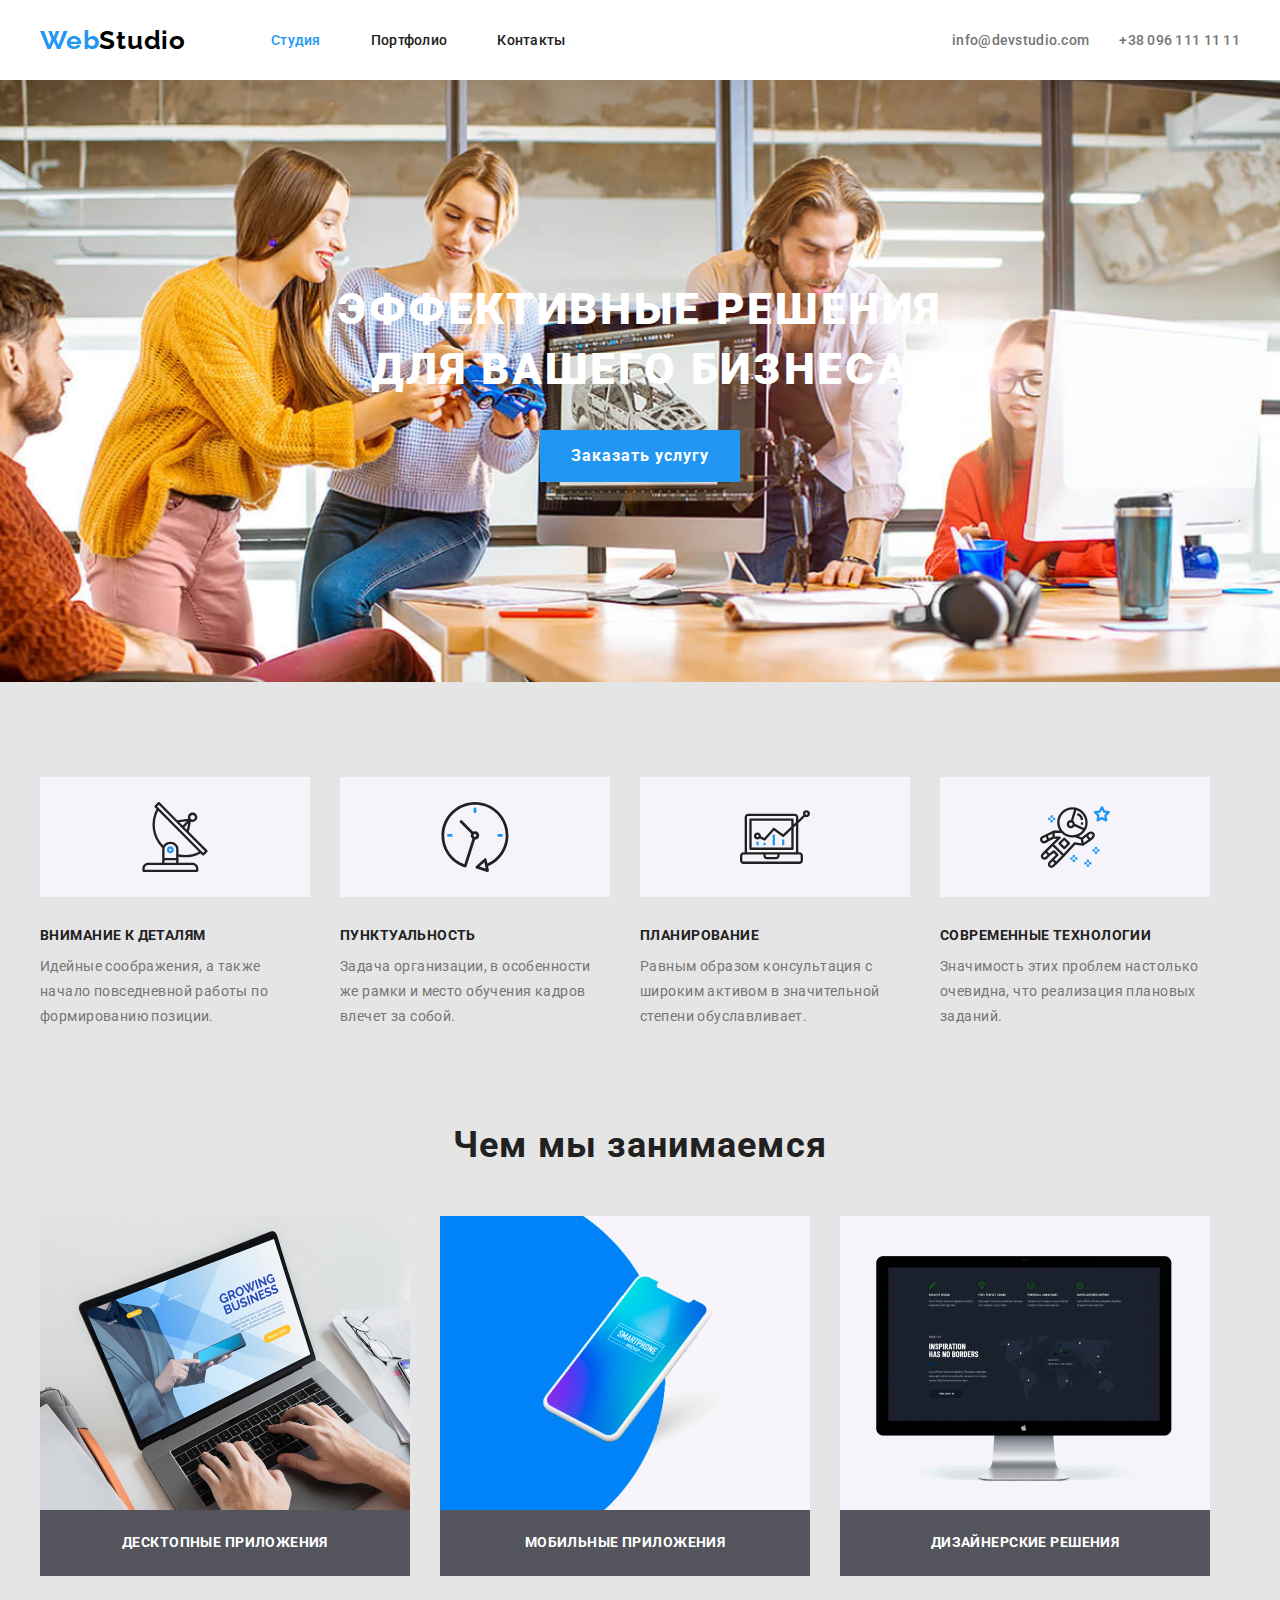
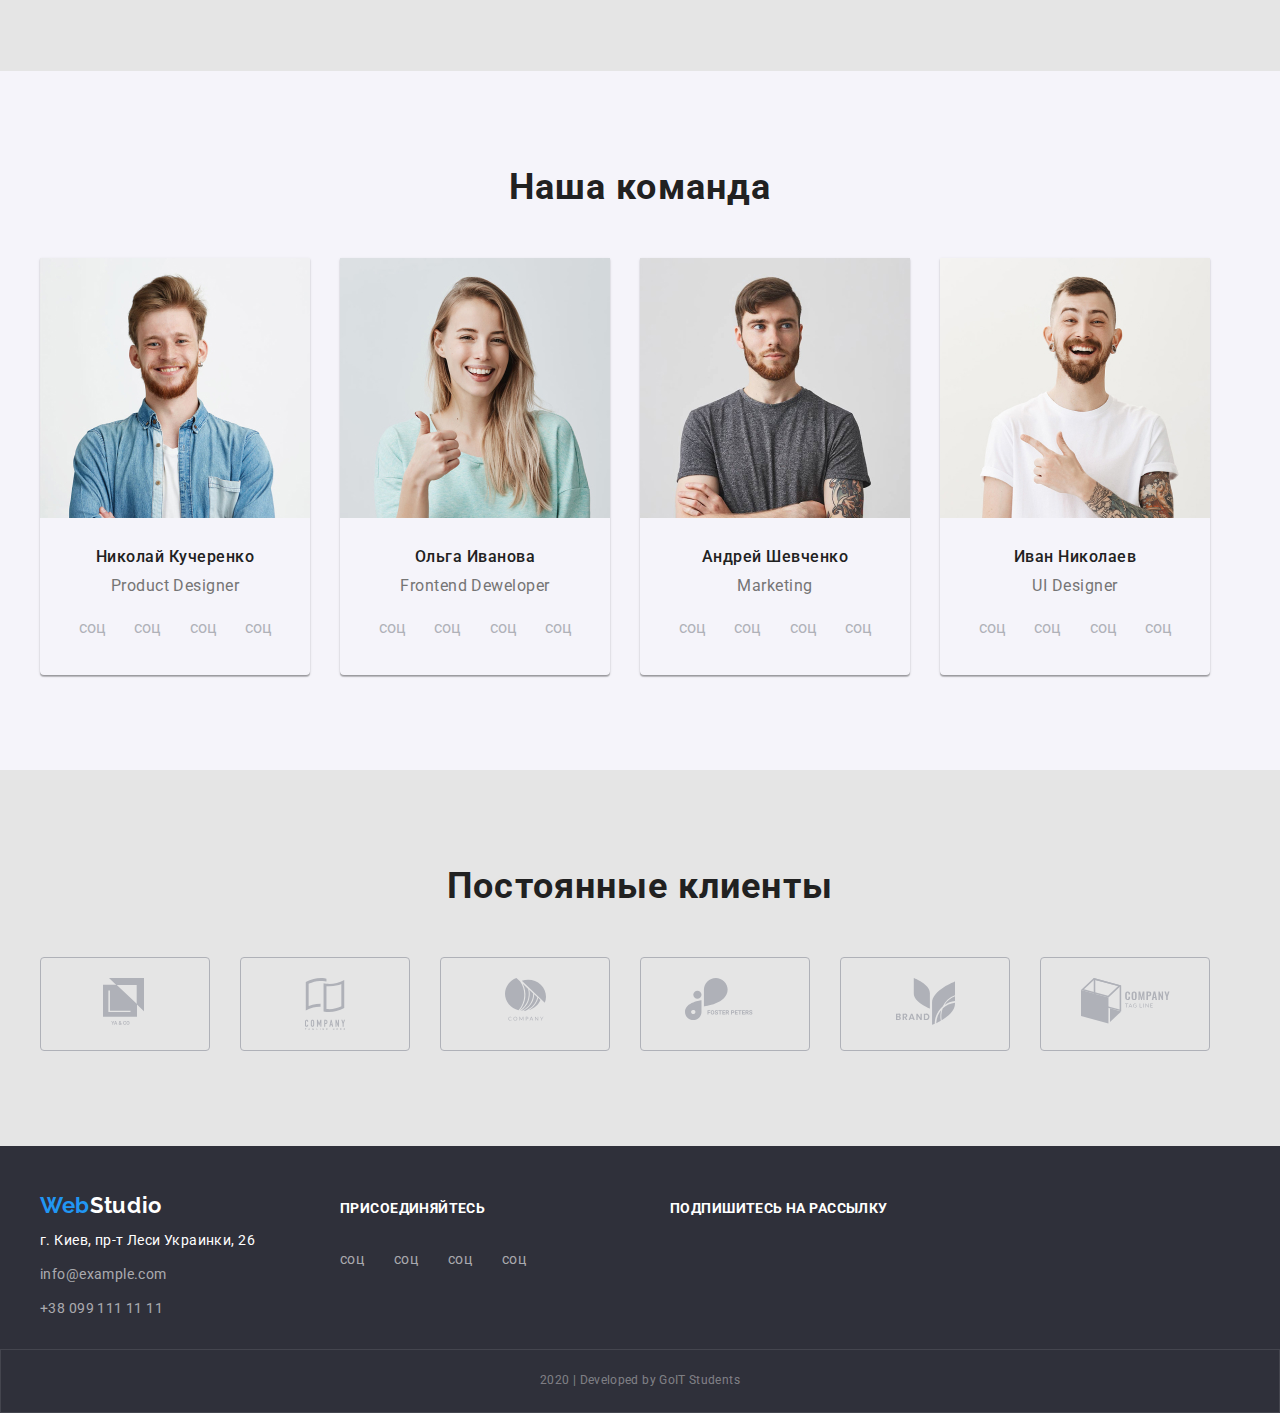
<file: index.html>
<!DOCTYPE html>
<html lang="ru">
  <head>
    <meta charset="UTF-8" />
    <meta name="viewport" content="width=device-width, initial-scale=1.0" />
    <title>Document</title>
    <link
      rel="stylesheet"
      href="https://cdnjs.cloudflare.com/ajax/libs/modern-normalize/0.6.0/modern-normalize.min.css"
    />
    <link
      href="https://fonts.googleapis.com/css2?family=Raleway:ital,wght@0,700;1,400&family=Roboto:ital,wght@0,400;0,500;0,700;1,900&display=swap"
      rel="stylesheet"
    />
    <link rel="stylesheet" href="./css/style.css" />
  </head>
  <body>
    <header>
      <nav class="container site-navigation">
        <a href="./" class="logo link"
          ><span class="logo-help">Web</span>Studio</a
        >
        <ul class="site-nav list main-list">
          <li>
            <a class="site-nav-link link main" href="./index.html">Студия</a>
          </li>
          <li>
            <a class="site-nav-link link" href="./portfolio.html">Портфолио</a>
          </li>
          <li><a class="site-nav-link link" href="#">Контакты</a></li>
        </ul>
        <address class="header-adress">
          <ul class="site-nav list contacts-list">
            <li>
              <a
                class="site-nav-link link contacts"
                href="mailto:info@devstudio.com"
                >info@devstudio.com</a
              >
            </li>
            <li>
              <a class="site-nav-link link contacts" href="tel:+380961111111"
                >+38 096 111 11 11</a
              >
            </li>
          </ul>
        </address>
      </nav>
    </header>
    <main>
      <section class="galery">
        <h1 class="main-title">Эффективные решения для вашего бизнеса</h1>
        <!--предполагаю, что будет всплывающее окно по нажатию кнопки-->
        <button type="button" class="main-button">Заказать услугу</button>
      </section>
      <section class="features">
        <div class="container">
          <ul class="features-list list">
            <li class="features-item">
              <img class="features-img" src="img/antenna-1.svg" alt="антена" />
              <h3 class="features-title">Внимание к деталям</h3>
              <p class="features-text">
                Идейные соображения, а также начало повседневной работы по
                формированию позиции.
              </p>
            </li>
            <li class="features-item">
              <img class="features-img" src="img/clock-1.svg" alt="часы" />
              <h3 class="features-title">Пунктуальность</h3>
              <p class="features-text">
                Задача организации, в особенности же рамки и место обучения
                кадров влечет за собой.
              </p>
            </li>
            <li class="features-item">
              <img
                class="features-img"
                src="img/diagram-1.svg"
                alt="диаграмма"
              />
              <h3 class="features-title">Планирование</h3>
              <p class="features-text">
                Равным образом консультация с широким активом в значительной
                степени обуславливает.
              </p>
            </li>
            <li class="features-item">
              <img
                class="features-img"
                src="img/astronaut-1.svg"
                alt="астронавт"
              />
              <h3 class="features-title">современные технологии</h3>
              <p class="features-text">
                Значимость этих проблем настолько очевидна, что реализация
                плановых заданий.
              </p>
            </li>
          </ul>
        </div>
      </section>
      <section class="job">
        <div class="container">
          <h2 class="general-heading">Чем мы занимаемся</h2>
          <ul class="list job-list">
            <li>
              <img src="img/Main-img-1.jpg" alt="ноутбук" width="370" />
              <h3 class="job-title">Десктопные приложения</h3>
            </li>
            <li>
              <img
                src="img/Main-img-2.jpg"
                alt="мобильный телефон"
                width="370"
              />
              <h3 class="job-title">Мобильные приложения</h3>
            </li>
            <li>
              <img src="img/Main-img-3.jpg" alt="компьютер" width="370" />
              <h3 class="job-title">Дизайнерские решения</h3>
            </li>
          </ul>
        </div>
      </section>
      <section class="team">
        <div class="container">
          <h2 class="general-heading">Наша команда</h2>
          <ul class="list team-list">
            <li class="team-list-item">
              <img src="img//Main-img-4.jpg" alt="Николай" width="270" />
              <h3 class="team-title signature">Николай Кучеренко</h3>
              <p class="team-text signature">Product Designer</p>
              <ul class="list icon-list">
                <li><a class="team-icon link" href="#">соц</a></li>
                <li><a class="team-icon link" href="#">соц</a></li>
                <li><a class="team-icon link" href="#">соц</a></li>
                <li><a class="team-icon link" href="#">соц</a></li>
              </ul>
            </li>
            <li>
              <img src="img/Main-img-5.jpg" alt="Ольга" width="270" />
              <h3 class="team-title signature">Ольга Иванова</h3>
              <p class="team-text signature">Frontend Deweloper</p>
              <ul class="list icon-list">
                <li><a class="team-icon link" href="#">соц</a></li>
                <li><a class="team-icon link" href="#">соц</a></li>
                <li><a class="team-icon link" href="#">соц</a></li>
                <li><a class="team-icon link" href="#">соц</a></li>
              </ul>
            </li>
            <li>
              <img src="img//Main-img-6.jpg" alt="Андрей" width="270" />
              <h3 class="team-title signature">Андрей Шевченко</h3>
              <p class="team-text signature">Marketing</p>
              <ul class="list icon-list">
                <li><a class="team-icon link" href="#">соц</a></li>
                <li><a class="team-icon link" href="#">соц</a></li>
                <li><a class="team-icon link" href="#">соц</a></li>
                <li><a class="team-icon link" href="#">соц</a></li>
              </ul>
            </li>
            <li>
              <img src="img//Main-img-7.jpg" alt="Иван" width="270" />
              <h3 class="team-title signature">Иван Николаев</h3>
              <p class="team-text signature">UI Designer</p>
              <ul class="list icon-list">
                <li><a class="team-icon link" href="#">соц</a></li>
                <li><a class="team-icon link" href="#">соц</a></li>
                <li><a class="team-icon link" href="#">соц</a></li>
                <li><a class="team-icon link" href="#">соц</a></li>
              </ul>
            </li>
          </ul>
        </div>
      </section>
      <section class="brends">
        <div class="container">
          <h2 class="general-heading">Постоянные клиенты</h2>
          <ul class="brends-list list">
            <li>
              <a href="#"><img src="img/logo-1.svg" alt="Логотип-1" /></a>
            </li>
            <li>
              <a href="#"><img src="img/logo-2.svg" alt="Логотип-2" /></a>
            </li>
            <li>
              <a href="#"><img src="img/logo-3.svg" alt="Логотип-3" /></a>
            </li>
            <li>
              <a href="#"><img src="img/logo-4.svg" alt="Логотип-4" /></a>
            </li>
            <li>
              <a href="#"><img src="img/logo-5.svg" alt="Логотип-5" /></a>
            </li>
            <li>
              <a href="#"><img src="img/logo-6.svg" alt="Логотип-6" /></a>
            </li>
          </ul>
        </div>
      </section>
    </main>
    <footer class="main-footer">
      <div class="container">
        <div class="wrapper help-container">
          <a class="secondary-logo link" href="./"
            ><span class="secondary-logo-help">Web</span>Studio</a
          >
          <address>
            <p class="main-footer-text">г. Киев, пр-т Леси Украинки, 26</p>
            <ul class="main-footer-list list">
              <li>
                <a class="main-footer-link link" href="mailto:info@example.com"
                  >info@example.com</a
                >
              </li>
              <li>
                <a class="main-footer-link link" href="tel:+380991111111"
                  >+38 099 111 11 11</a
                >
              </li>
            </ul>
          </address>
        </div>
        <div class="wrapper help-icon">
          <b class="text-title">Присоединяйтесь</b>
          <ul class="list">
            <li>
              <a class="main-footer-link link footer-icon" href="#">соц</a>
            </li>
            <li>
              <a class="main-footer-link link footer-icon" href="#">соц</a>
            </li>
            <li>
              <a class="main-footer-link link footer-icon" href="#">соц</a>
            </li>
            <li>
              <a class="main-footer-link link footer-icon" href="#">соц</a>
            </li>
          </ul>
        </div>
        <div class="wrapper help-form">
          <b class="text-title">Подпишитесь на рассылку</b>
          <!--form-->
        </div>
      </div>
      <p class="main-footer-under">2020 | Developed by GoIT Students</p>
    </footer>
  </body>
</html>
</file>
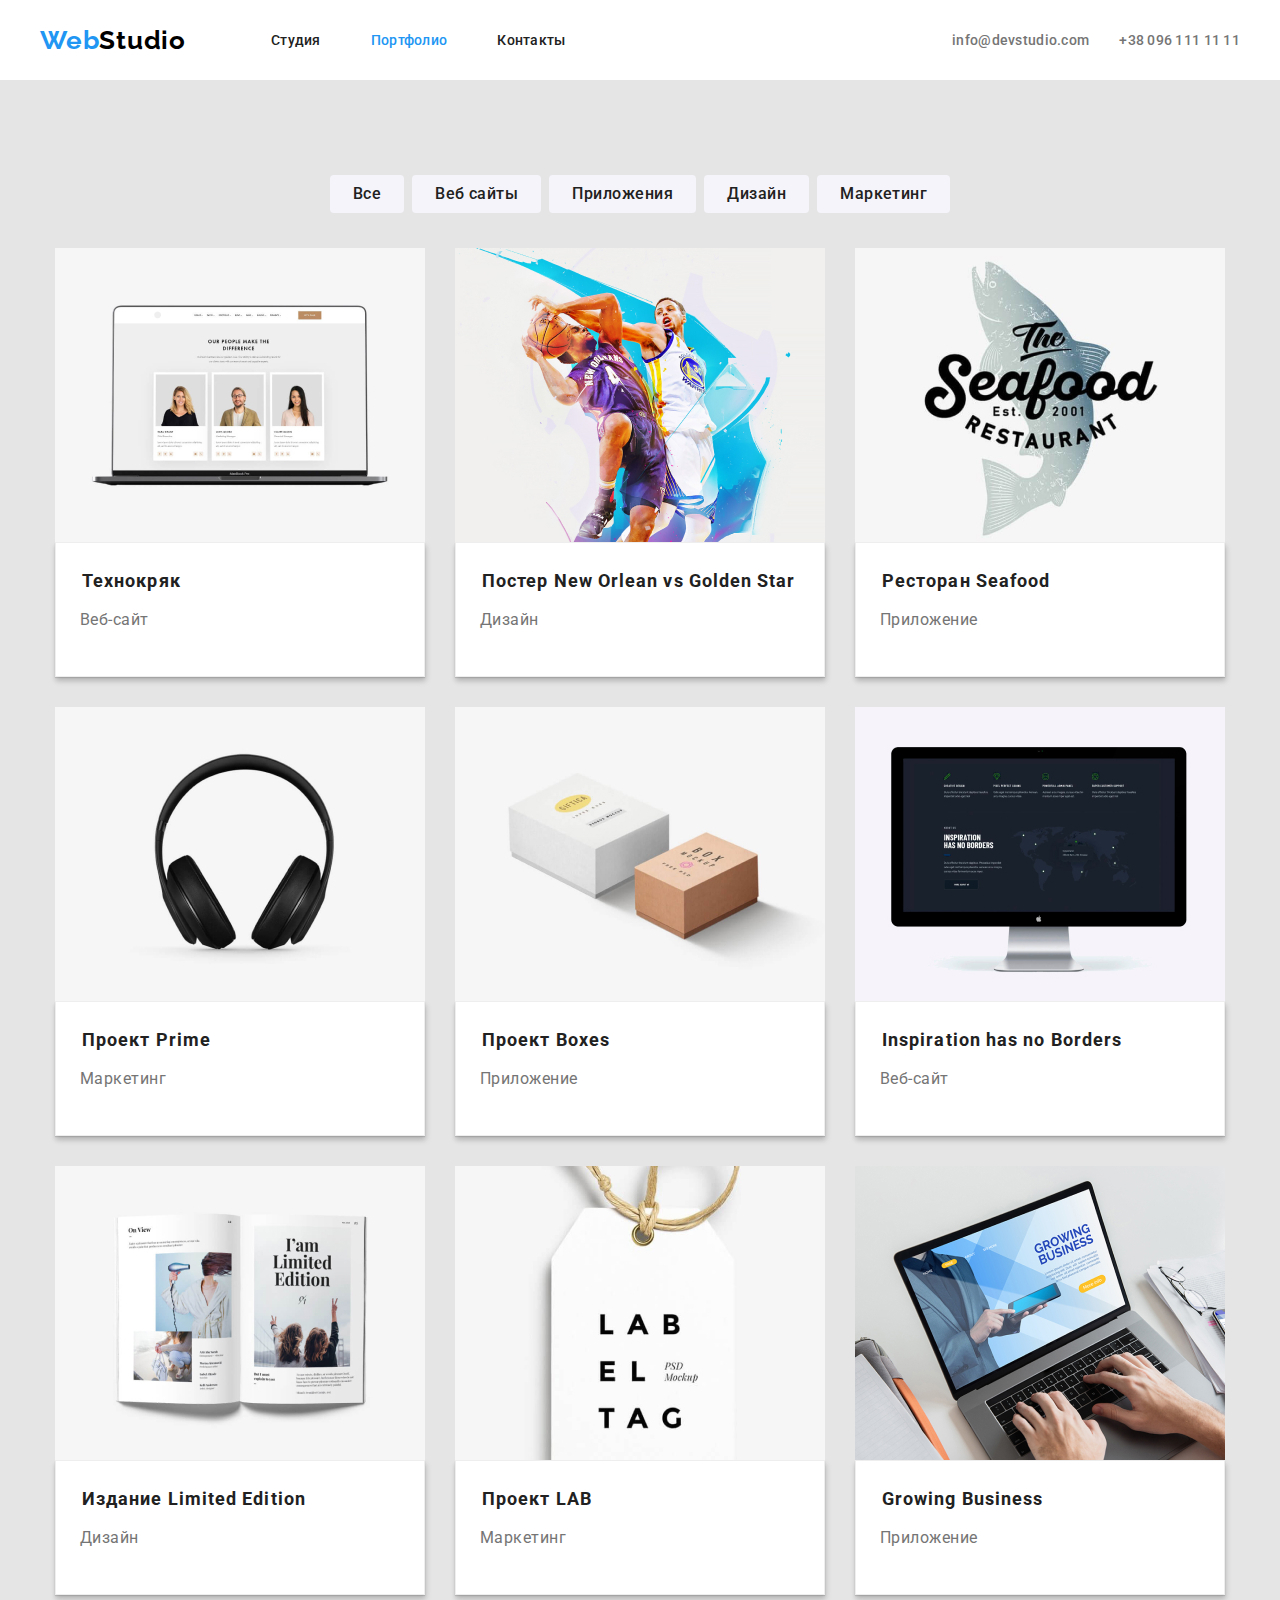
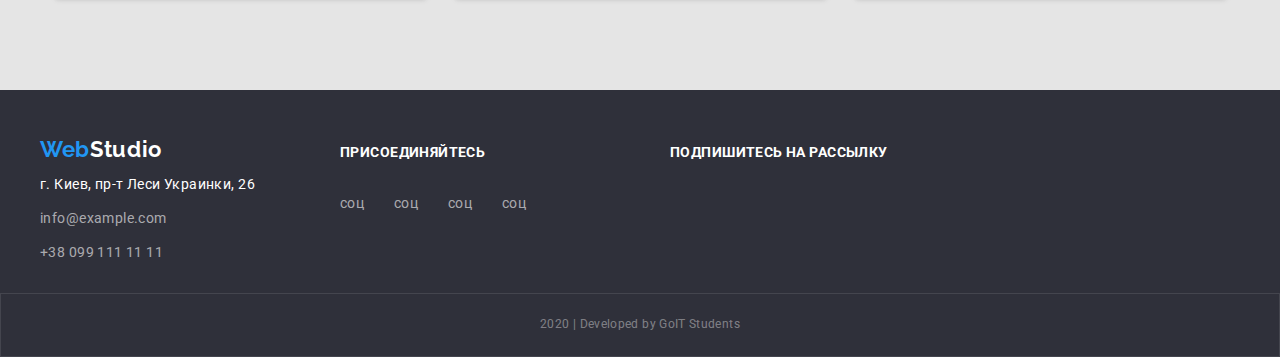
<file: portfolio.html>
<!DOCTYPE html>
<html lang="ru">
  <head>
    <meta charset="UTF-8" />
    <meta name="viewport" content="width=device-width, initial-scale=1.0" />
    <title>Document</title>
    <link
      rel="stylesheet"
      href="https://cdnjs.cloudflare.com/ajax/libs/modern-normalize/0.6.0/modern-normalize.min.css"
    />
    <link
      href="https://fonts.googleapis.com/css2?family=Raleway:ital,wght@0,700;1,400&family=Roboto:ital,wght@0,400;0,500;0,700;1,900&display=swap"
      rel="stylesheet"
    />
    <link rel="stylesheet" href="./css/style.css" />
  </head>
  <body>
    <header>
      <nav class="container site-navigation">
        <a href="./" class="logo link"
          ><span class="logo-help">Web</span>Studio</a
        >
        <ul class="site-nav list main-list">
          <li>
            <a class="site-nav-link link" href="./index.html">Студия</a>
          </li>
          <li>
            <a class="site-nav-link link main" href="./portfolio.html"
              >Портфолио</a
            >
          </li>
          <li><a class="site-nav-link link" href="#">Контакты</a></li>
        </ul>
        <address class="header-adress">
          <ul class="site-nav list contacts-list">
            <li>
              <a
                class="site-nav-link link contacts"
                href="mailto:info@devstudio.com"
                >info@devstudio.com</a
              >
            </li>
            <li>
              <a class="site-nav-link link contacts" href="tel:+380961111111"
                >+38 096 111 11 11</a
              >
            </li>
          </ul>
        </address>
      </nav>
    </header>
    <main>
      <section class="card-filter container">
        <!--скрытый заголовок-->
        <h1 class="hidden">Что мы умеем</h1>
        <ul class="filter filter-list list">
          <li><button class="filter-button" type="button">Все</button></li>
          <li>
            <button class="filter-button" type="button">Веб сайты</button>
          </li>
          <li>
            <button class="filter-button" type="button">Приложения</button>
          </li>
          <li><button class="filter-button" type="button">Дизайн</button></li>
          <li>
            <button class="filter-button" type="button">Маркетинг</button>
          </li>
        </ul>
        <ul class="card-list list">
          <li>
            <img
              src="./img/portfolio-img/img-(8).jpg"
              alt="фото наших сотрудников"
              width="370"
            />
            <div class="border">
              <h2 class="portfolio-title">Технокряк</h2>
              <p class="portfolio-text">Веб-сайт</p>
              <p class="portfolio-description">
                Технокряк это современная площадка распространения коронавируса.
                Компании используют эту платформу для цифрового шпионажа и атак
                на защищённые сервера конкурентов.
              </p>
            </div>
          </li>
          <li>
            <img
              src="./img/portfolio-img/img.jpg"
              alt="два баскетболиста с мячем"
              width="370"
            />
            <div class="border">
              <h2 class="portfolio-title">Постер New Orlean vs Golden Star</h2>
              <p class="portfolio-text">Дизайн</p>
              <p class="portfolio-description">
                Lorem ipsum...
              </p>
            </div>
          </li>
          <li>
            <img
              src="./img/portfolio-img/img-(1).jpg"
              alt="логотип ресторана"
              width="370"
            />
            <div class="border">
              <h2 class="portfolio-title">Ресторан Seafood</h2>
              <p class="portfolio-text">Приложение</p>
              <p class="portfolio-description">
                Lorem ipsum...
              </p>
            </div>
          </li>
          <li>
            <img
              src="./img/portfolio-img/img-(2).jpg"
              alt="наушники"
              width="370"
            />
            <div class="border">
              <h2 class="portfolio-title">Проект Prime</h2>
              <p class="portfolio-text">Маркетинг</p>
              <p class="portfolio-description">
                Lorem ipsum...
              </p>
            </div>
          </li>
          <li>
            <img
              src="./img/portfolio-img/img-(3).jpg"
              alt="две коробки"
              width="370"
            />
            <div class="border">
              <h2 class="portfolio-title">Проект Boxes</h2>
              <p class="portfolio-text">Приложение</p>
              <p class="portfolio-description">
                Lorem ipsum...
              </p>
            </div>
          </li>
          <li>
            <img
              src="./img/portfolio-img/img-(4).jpg"
              alt="монитор компьютера"
              width="370"
            />
            <div class="border">
              <h2 class="portfolio-title">Inspiration has no Borders</h2>
              <p class="portfolio-text">Веб-сайт</p>
              <p class="portfolio-description">
                Lorem ipsum...
              </p>
            </div>
          </li>
          <li>
            <img
              src="./img/portfolio-img/img-(5).jpg"
              alt="открытая книга"
              width="370"
            />
            <div class="border">
              <h2 class="portfolio-title">Издание Limited Edition</h2>
              <p class="portfolio-text">Дизайн</p>
              <p class="portfolio-description">
                Lorem ipsum...
              </p>
            </div>
          </li>
          <li>
            <img
              src="./img/portfolio-img/img-(6).jpg"
              alt="бирка"
              width="370"
            />
            <div class="border">
              <h2 class="portfolio-title">Проект LAB</h2>
              <p class="portfolio-text">Маркетинг</p>
              <p class="portfolio-description">
                Lorem ipsum...
              </p>
            </div>
          </li>
          <li>
            <img
              src="./img/portfolio-img/img-(7).jpg"
              alt="ноутбук в работе"
              width="370"
            />
            <div class="border">
              <h2 class="portfolio-title">Growing Business</h2>
              <p class="portfolio-text">Приложение</p>
              <p class="portfolio-description">
                Lorem ipsum...
              </p>
            </div>
          </li>
        </ul>
      </section>
    </main>
    <footer class="main-footer">
      <div class="container">
        <div class="wrapper help-container">
          <a class="secondary-logo link" href="./"
            ><span class="secondary-logo-help">Web</span>Studio</a
          >
          <address>
            <p class="main-footer-text">г. Киев, пр-т Леси Украинки, 26</p>
            <ul class="main-footer-list list">
              <li>
                <a class="main-footer-link link" href="mailto:info@example.com"
                  >info@example.com</a
                >
              </li>
              <li>
                <a class="main-footer-link link" href="tel:+380991111111"
                  >+38 099 111 11 11</a
                >
              </li>
            </ul>
          </address>
        </div>
        <div class="wrapper help-icon">
          <b class="text-title">Присоединяйтесь</b>
          <ul class="list">
            <li>
              <a class="main-footer-link link footer-icon" href="#">соц</a>
            </li>
            <li>
              <a class="main-footer-link link footer-icon" href="#">соц</a>
            </li>
            <li>
              <a class="main-footer-link link footer-icon" href="#">соц</a>
            </li>
            <li>
              <a class="main-footer-link link footer-icon" href="#">соц</a>
            </li>
          </ul>
        </div>
        <div class="wrapper help-form">
          <b class="text-title">Подпишитесь на рассылку</b>
          <!--form-->
        </div>
      </div>
      <p class="main-footer-under">2020 | Developed by GoIT Students</p>
    </footer>
  </body>
</html>
</file>
<file: css/style.css>
:root {
  --akcent-color: #2196f3;
  --help-color: #ffffff;
  --text-color: #757575;
}

body {
  margin: 0;
  font-family: 'Roboto', sans-serif;
  font-style: normal;
  background-color: #e5e5e5;
  color: #212121;
}
img {
  display: block;
  box-sizing: border-box;
}
.container {
  width: 1230px;
  padding-left: 15px;
  padding-right: 15px;
  margin-left: auto;
  margin-right: auto;
}

.list {
  list-style: none;
  margin: 0;
  padding: 0;
}
.link {
  text-decoration: none;
  color: inherit;
  font-style: normal;
}
/*общие заголовки Ш-2*/
.general-heading {
  display: flex;
  justify-content: center;
  padding: o;
  font-size: 36px;
  line-height: 1.17;
  letter-spacing: 0.03em;
  margin: 0 auto;
}
/*логотип*/
.logo {
  color: #000000;
  font-family: 'Raleway', sans-serif;
  font-weight: bold;
  font-size: 26px;
  line-height: 80px;
  letter-spacing: 0.03em;
  margin-right: 85px;
}
.logo-help {
  color: var(--akcent-color);
}
/*навигация*/
.site-nav-link {
  font-weight: 500;
  font-size: 14px;
  line-height: 1.14;
  letter-spacing: 0.02em;
}
.site-nav-link:hover,
.site-nav-link:focus,
.site-nav-link:active {
  color: var(--akcent-color);
}
.main {
  color: var(--akcent-color);
}
.contacts {
  color: var(--text-color);
}
.site-nav,
.site-navigation {
  display: flex;
}
header {
  background-color: #ffffff;
}
.main-list li:not(:last-child) {
  margin-right: 50px;
}

.site-navigation li .link {
  line-height: 80px;
}
.contacts-list li:not(:last-child) {
  margin-right: 30px;
}
.header-adress {
  margin-left: auto;
}
/*эффективные решения*/
.main-title {
  margin: 0;
  padding: 0;
  font-weight: 900;
  font-size: 44px;
  line-height: 1.36;
  letter-spacing: 0.06em;
  text-transform: uppercase;
  color: var(--help-color);
  width: 700px;
  margin-right: auto;
  margin-left: auto;
  text-align: center;
}
.main-button {
  display: block;
  background-color: var(--akcent-color);
  color: var(--help-color);
  font-family: 'Roboto';
  font-style: normal;
  font-weight: bold;
  font-size: 16px;
  line-height: 1.87;
  text-align: center;
  letter-spacing: 0.06em;
  margin-left: auto;
  margin-right: auto;
  padding: 10px 30px;
  margin-top: 30px;
  border: 1px solid transparent;
}
.galery {
  background: url('../img/Header.jpg') center no-repeat;
  background-size: cover;
  padding-top: 200px;
  padding-bottom: 200px;
}
/* Особенности после главной картинки*/
.features {
  padding-top: 95px;
  padding-bottom: 95px;
}
.features-item {
  width: 270px;
}
.features-item:not(:last-child) {
  margin-right: 30px;
}
.features-list {
  display: flex;
}
.features-item {
  font-size: 14px;
  line-height: 1.14;
  letter-spacing: 0.03em;
  text-transform: uppercase;
}
.features-text {
  margin: 0;
  text-transform: none;
  color: var(--text-color);
  font-style: 14px;
  line-height: 25px;
}
.features-img {
  background-color: #f5f4fa;
  padding: 25px 100px;
}
.features-title {
  margin: 0;
  font-size: 14px;
  line-height: 1.23;
  letter-spacing: 0.03em;
  text-transform: uppercase;
  margin-top: 30px;
  margin-bottom: 10px;
}
/*чем мы занимаемся*/
.job {
  padding-bottom: 95px;
}
.job-list {
  display: flex;
  margin-top: 50px;
}
.job-list li:not(:last-child) {
  margin-right: 30px;
}
.job-list li {
  width: 370px;
}
.job-list img {
  display: block;
}
.job-title {
  font-weight: bold;
  font-size: 14px;
  line-height: 1.14;
  letter-spacing: 0.03em;
  text-transform: uppercase;
  color: var(--help-color);
  text-align: center;
  padding-bottom: 25px;
  padding-top: 25px;
  background-color: rgba(47, 48, 58, 0.8);
  margin: 0;
}
/*наша команда*/
.signature {
  margin: 0;
  margin-left: auto;
  margin-right: auto;
  font-size: 16px;
  line-height: 1.18;
  letter-spacing: 0.03em;
  text-align: center;
}
.team {
  padding-top: 95px;
  padding-bottom: 95px;
  background-color: #f5f4fa;
}
.team-list {
  display: flex;
  margin-top: 50px;
}
.team-list > li:not(:last-child) {
  margin-right: 30px;
}
.team-list > li {
  box-shadow: 0px 2px 1px rgba(0, 0, 0, 0.2), 0px 1px 1px rgba(0, 0, 0, 0.14),
    0px 1px 3px rgba(0, 0, 0, 0.12);
  border-radius: 0px 0px 4px 4px;
  width: 270px;
}
.team-title {
  font-weight: 500;
  margin-top: 30px;
  margin-bottom: 10px;
}
.icon-list {
  width: 270px;
  display: flex;
  justify-content: space-between;
  padding-right: 30px;
  padding-left: 30px;
  text-align: center;
}
.icon-list li {
  width: 44px;
}
.icon-list li:not(:last-child) {
  margin-right: 10px;
}
.team-list-item {
  padding-bottom: 25px;
}
.team-text {
  color: var(--text-color);
  margin-bottom: 10px;
}
.team-icon {
  color: #afb1b8;
  line-height: 44px;
}

.team-list li img {
  display: block;
}
.team-icon:hover,
.team-icon:focus {
  color: var(--help-color);
  background-color: var(--akcent-color);
}
/*постоянные клиенты*?????????????????????????????????????????????????*/
.brends {
  padding-top: 95px;
  padding-bottom: 95px;
}

.brends-list {
  margin-top: 50px;
  display: flex;
}
.brends-list li {
  width: 170px;
  border: 1px solid #afb1b8;
  border-radius: 4px;
}
.brends-list li a {
  display: flex;
  justify-content: center;
  align-items: center;
  padding-top: 20px;
  padding-bottom: 20px;
}
.brends-list li:not(:last-child) {
  margin-right: 30px;
}
/*подвал*/
.main-footer {
  color: var(--help-color);
  background-color: #2f303a;
  padding-top: 45px;
}
.main-footer .container {
  display: flex;
  align-items: baseline;
}

.secondary-logo {
  display: block;
  font-family: 'Raleway', sans-serif;
  font-weight: bold;
  font-size: 22px;
  line-height: 1.18;
  letter-spacing: 0.03em;
  margin-bottom: 10px;
}
.secondary-logo-help {
  color: var(--akcent-color);
}
.main-footer-text {
  margin: 0;
  font-style: normal;
  font-size: 14px;
  line-height: 1.71;
  letter-spacing: 0.03em;
  margin-bottom: 10px;
}
.main-footer-link {
  font-size: 14px;
  line-height: 1.71;
  letter-spacing: 0.03em;
  color: rgba(255, 255, 255, 0.6);
}
.footer-icon:hover,
.footer-icon:focus {
  background-color: var(--akcent-color);
  color: var(--help-color);
}
address .main-footer-list li {
  display: block;
}
address .main-footer-list li:not(:last-child) {
  margin-bottom: 10px;
}
.text-title {
  display: block;
  font-size: 14px;
  line-height: 1.14;
  letter-spacing: 0.03em;
  text-transform: uppercase;
  padding-bottom: 20px;
}
.main-footer-under {
  display: block;
  font-size: 12px;
  line-height: 2;
  text-align: center;
  letter-spacing: 0.03em;
  color: rgba(255, 255, 255, 0.4);
  margin: 0;
  padding-top: 18px;
  padding-bottom: 20px;
  border: 1px solid rgba(255, 255, 255, 0.1);
}
.help-icon ul {
  display: flex;
  justify-content: space-between;
}
.help-icon ul li:not(:last-child) {
  margin-right: 10px;
}
.help-icon ul li {
  width: 44px;
  line-height: 44px;
}
.wrapper {
  padding-top: 10px;
}
.help-container {
  padding-top: 0px;
  width: 230px;
  margin-right: 70px;
  padding-bottom: 28px;
}
.help-icon {
  width: 206px;
}
.help-form {
  width: 570px;
  margin-left: auto;
}
/*portfolio*/
.filter-button {
  background: #f5f4fa;
  font-family: 'Roboto';
  font-style: normal;
  font-weight: 500;
  font-size: 16px;
  line-height: 1.62;
  text-align: center;
  letter-spacing: 0.03em;
  color: #212121;
}
.filter-button:hover,
.filter-button:focus {
  background-color: var(--akcent-color);
  color: var(--help-color);
}
.portfolio-title {
  margin: 0;
  display: block;
  font-size: 18px;
  line-height: 2;
  letter-spacing: 0.06em;
  margin-bottom: 5px;
  padding-left: 26px;
}
.portfolio-text {
  box-sizing: border-box;
  margin: 0;
  font-size: 16px;
  line-height: 2;
  letter-spacing: 0.03em;
  color: var(--text-color);
  padding-bottom: 20px;
  padding-left: 24px;
}
.portfolio-description {
  display: none;
  margin: 0;
  font-size: 18px;
  line-height: 1.55;
  letter-spacing: 0.03em;
  color: var(--help-color);
  padding-left: 24px;
  background-color: var(--akcent-color);
}
.card-filter {
  padding-top: 95px;
  padding-bottom: 95px;
}
.hidden {
  display: none;
}
.filter-list {
  display: flex;
  justify-content: center;
}

.filter-list li:not(:last-child) {
  margin-right: 8px;
}

.filter-button {
  padding: 0 22px;
  border: 1px solid transparent;
  border-radius: 4px;
  line-height: 36px;
}
.filter {
  margin-bottom: 35px;
}
.card-list {
  display: flex;
  flex-wrap: wrap;
  justify-content: center;
}
.card-list li {
  box-sizing: border-box;
  width: 370px;
  margin-right: 30px;
  margin-bottom: 30px;
  background: #ffffff;
}
.card-list li:nth-child(3n) {
  margin-right: 0;
}
.card-list li:nth-last-child(-n + 3) {
  margin-bottom: 0;
}

.border {
  padding-bottom: 20px;
  padding-top: 20px;
  background: #ffffff;
  border: 1px solid #eeeeee;
  box-sizing: border-box;
  box-shadow: 1px 4px 6px rgba(0, 0, 0, 0.16), 0px 4px 4px rgba(0, 0, 0, 0.06),
    0px 1px 1px rgba(0, 0, 0, 0.12);
}

/*основной текст color: #212121; */
/* цвет текста color: #757575; */
/* цвет лого color: #000000;*/
/*цвет вспомогательный color: #FFFFFF;*/
/* akcent background: #2196F3; */
/*цвет девелопер color: rgba(255, 255, 255, 0.4); */
/* fon background: #E5E5E5;*/
/* fon-help background: #F5F4FA; */
</file>
